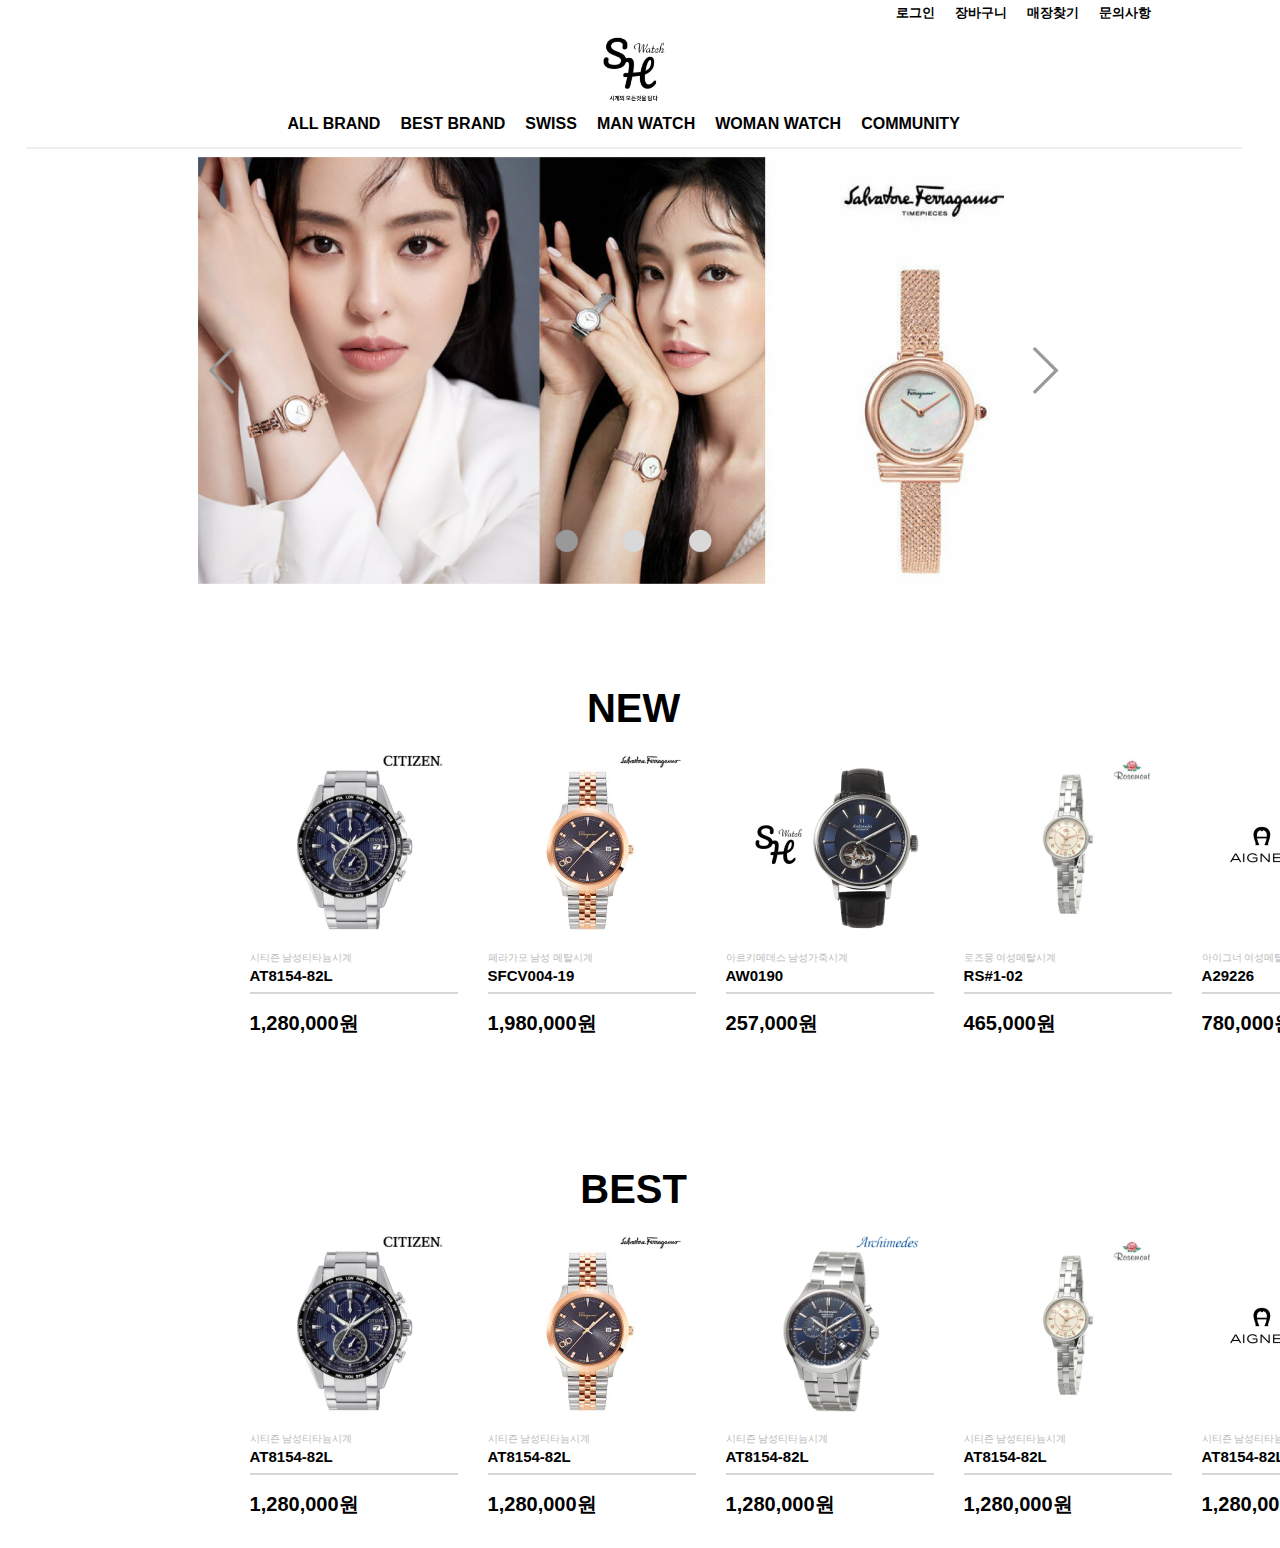
<file: index.html>
<!DOCTYPE html>
<html lang="ko">

<head>
    <meta charset="UTF-8">
    <meta http-equiv="X-UA-Compatible" content="IE=edge">
    <meta name="viewport" content="width=device-width, initial-scale=1.0">
    <link rel="stylesheet" href="main.css">
    <title>shin-watch</title>
</head>

<body>

    <div class="container">

        <div>
            <ul class="list">
                <li>로그인</li>
                <li>장바구니</li>
                <li>매장찾기</li>
                <li>문의사항</li>
            </ul>

        </div>

        <div class="nav">
            
            <img class="nav-logo" src="img/Untitled (1)/Frame 116.png" alt="" width="80%">
        </div>

        <div class="main-nav">




            <div>
                <ul class="list-main">
                    <li>ALL BRAND</li>
                    <li>BEST BRAND</li>
                    <li>SWISS</li>
                    <li>MAN WATCH</li>
                    <li>WOMAN WATCH</li>
                    <li>COMMUNITY</li>
                </ul>

            </div>
            <hr style="border: 0.5px solid #eee; margin-bottom: 0px; width: 95vw; margin:0 auto;">

        </div>

        <div class="con">
            <img src="img/Untitled (1)/Component 1.png" alt="" width="100%">
        </div>



        <div class="main-contents">
            <div>
                <h1>NEW</h1>
            </div>

            <div style="display: flex;">

                <div class="contents-img" style="margin-left: 0px;">
                    <img src="img/상품리스트/1.png" alt="">
                    <p>시티즌 남성티타늄시계</p>
                    <h5>AT8154-82L</h5>
                    <hr style="border: 0.5px solid #d7d7d7; margin-top: 8px; margin-bottom: 16px;">
                    <h4>1,280,000원</h4>
                </div>


                <div class="contents-img">
                    <img src="img/상품리스트/2.png" alt="">
                    <p>페라가모 남성 메탈시계</p>
                    <h5>SFCV004-19</h5>
                    <hr style="border: 0.5px solid #d7d7d7; margin-top: 8px; margin-bottom: 16px;">
                    <h4>1,980,000원</h4>
                </div>

                <div class="contents-img next">
                    <a href="https://shinmehee.github.io/next.html">
                    <img src="img/상품리스트/3.png" alt="">
                    <p>아르키메데스 남성가죽시계</p>
                    <h5>AW0190</h5>
                    <hr style="border: 0.5px solid #d7d7d7; margin-top: 8px; margin-bottom: 16px;">
                    <h4>257,000원</h4></a>
                </div>

                <div class="contents-img">
                    <img src="img/상품리스트/4.png" alt="">
                    <p>로즈몽 여성메탈시계</p>
                    <h5>RS#1-02</h5>
                    <hr style="border: 0.5px solid #d7d7d7; margin-top: 8px; margin-bottom: 16px;">
                    <h4>465,000원</h4>
                </div>

                <div class="contents-img">
                    <img src="img/상품리스트/5.png" alt="">
                    <p>아이그너 여성메탈시계</p>
                    <h5>A29226</h5>
                    <hr style="border: 0.5px solid #d7d7d7; margin-top: 8px; margin-bottom: 16px;">
                    <h4>780,000원</h4>
                </div>


            </div>



            <h1>BEST</h1>


            <div style="display: flex;">

                <div class="contents-img" style="margin-left: 0px;">
                    <img src="img/상품리스트/1.png" alt="">
                    <p>시티즌 남성티타늄시계</p>
                    <h5>AT8154-82L</h5>
                    <hr style="border: 0.5px solid #d7d7d7; margin-top: 8px; margin-bottom: 16px;">
                    <h4>1,280,000원</h4>
                </div>


                <div class="contents-img">
                    <img src="img/상품리스트/2.png" alt="">
                    <p>시티즌 남성티타늄시계</p>
                    <h5>AT8154-82L</h5>
                    <hr style="border: 0.5px solid #d7d7d7; margin-top: 8px; margin-bottom: 16px;">
                    <h4>1,280,000원</h4>
                </div>

                <div class="contents-img">
                    <img src="img/상품리스트/두번째줄-3.png" alt="">
                    <p>시티즌 남성티타늄시계</p>
                    <h5>AT8154-82L</h5>
                    <hr style="border: 0.5px solid #d7d7d7; margin-top: 8px; margin-bottom: 16px;">
                    <h4>1,280,000원</h4>
                </div>

                <div class="contents-img">
                    <img src="img/상품리스트/4.png" alt="">
                    <p>시티즌 남성티타늄시계</p>
                    <h5>AT8154-82L</h5>
                    <hr style="border: 0.5px solid #d7d7d7; margin-top: 8px; margin-bottom: 16px;">
                    <h4>1,280,000원</h4>
                </div>

                <div class="contents-img">
                    <img src="img/상품리스트/5.png" alt="">
                    <p>시티즌 남성티타늄시계</p>
                    <h5>AT8154-82L</h5>
                    <hr style="border: 0.5px solid #d7d7d7; margin-top: 8px; margin-bottom: 16px;">
                    <h4>1,280,000원</h4>
                </div>



            </div>




        </div>

    </div>

</body>

</html>
</file>
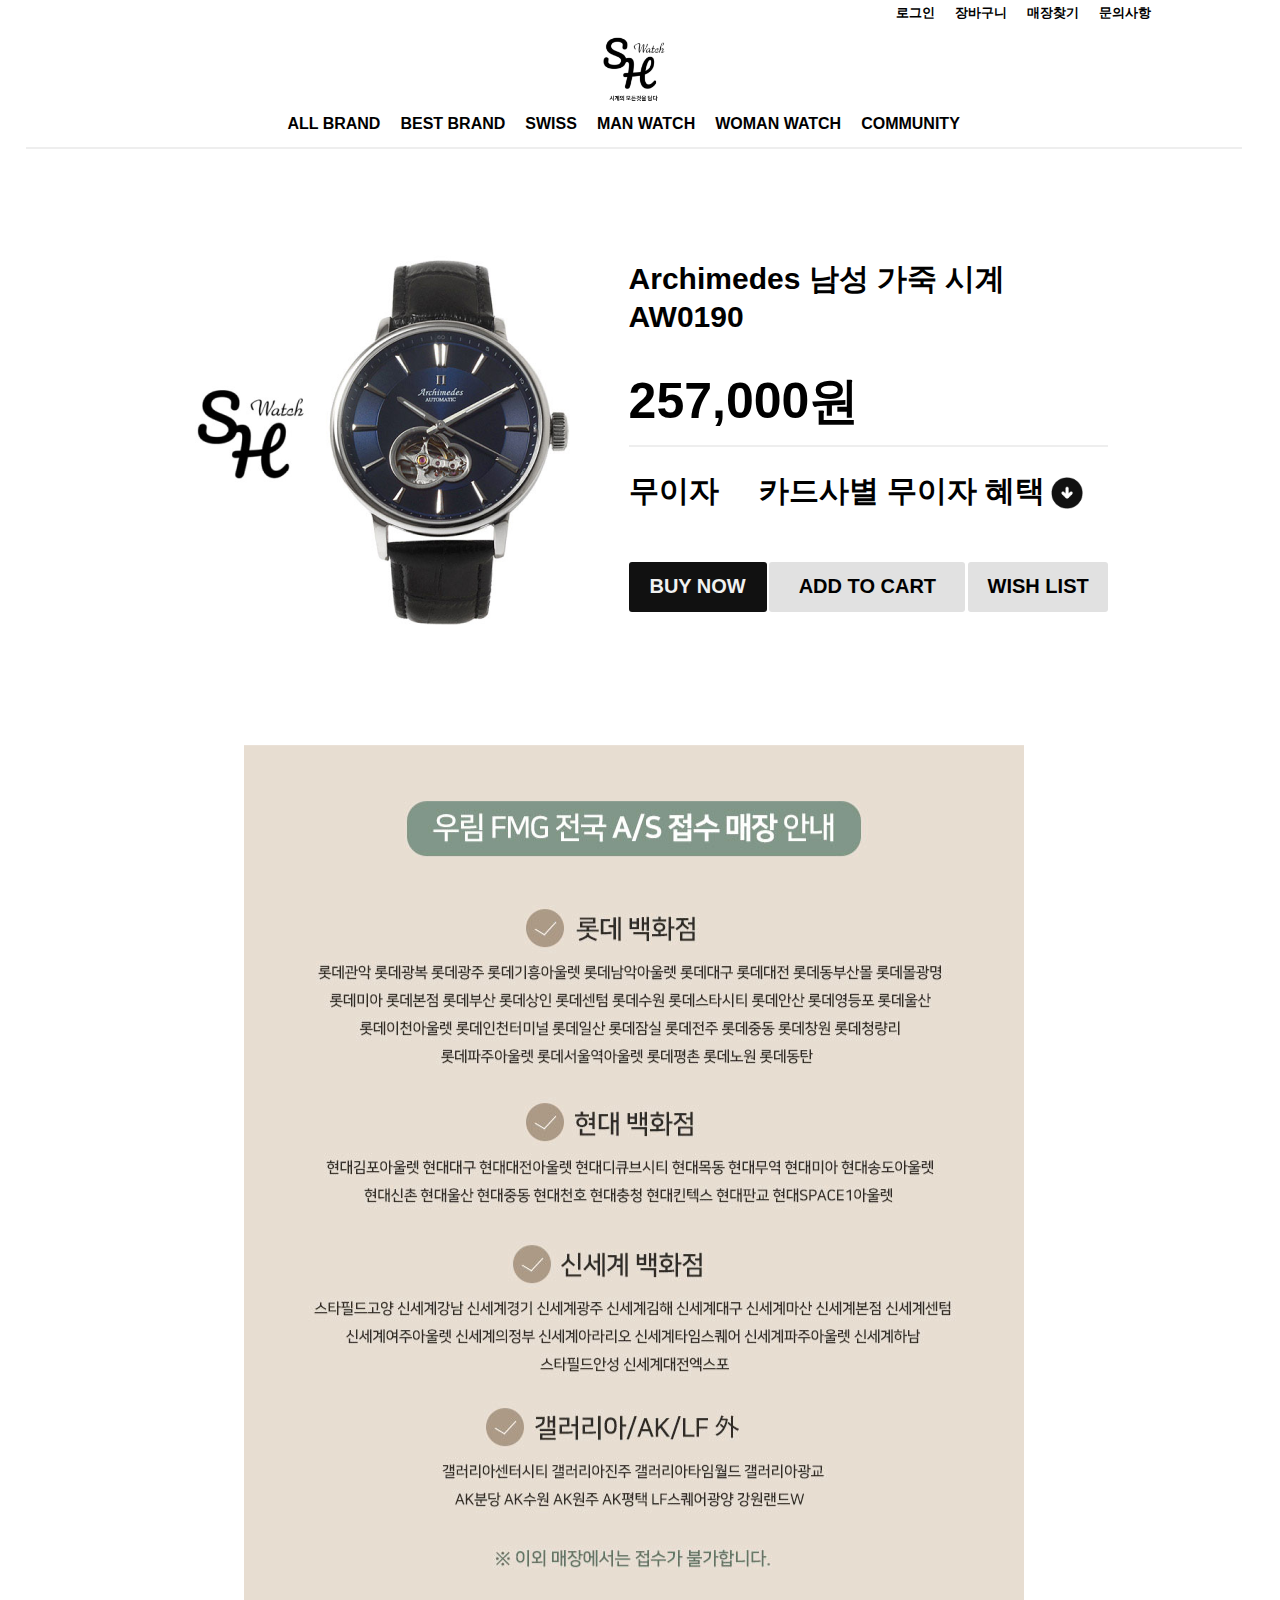
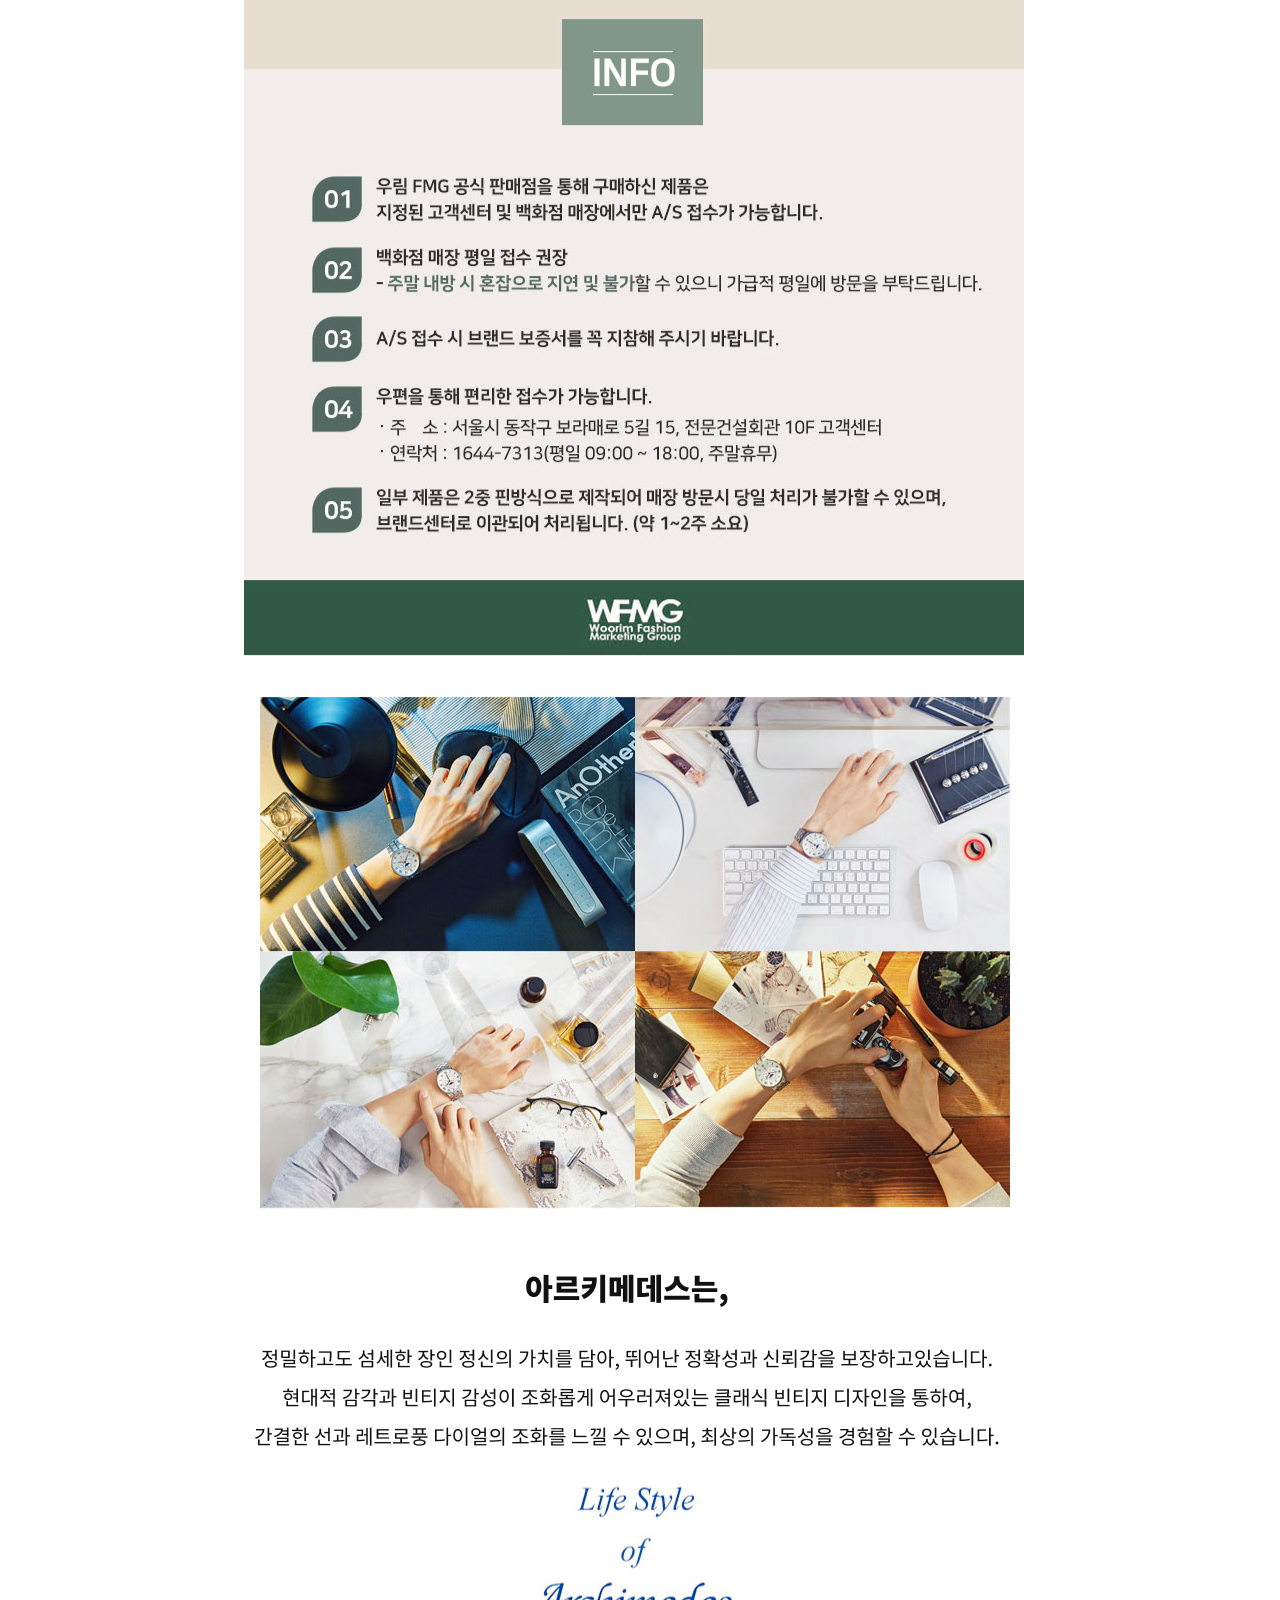
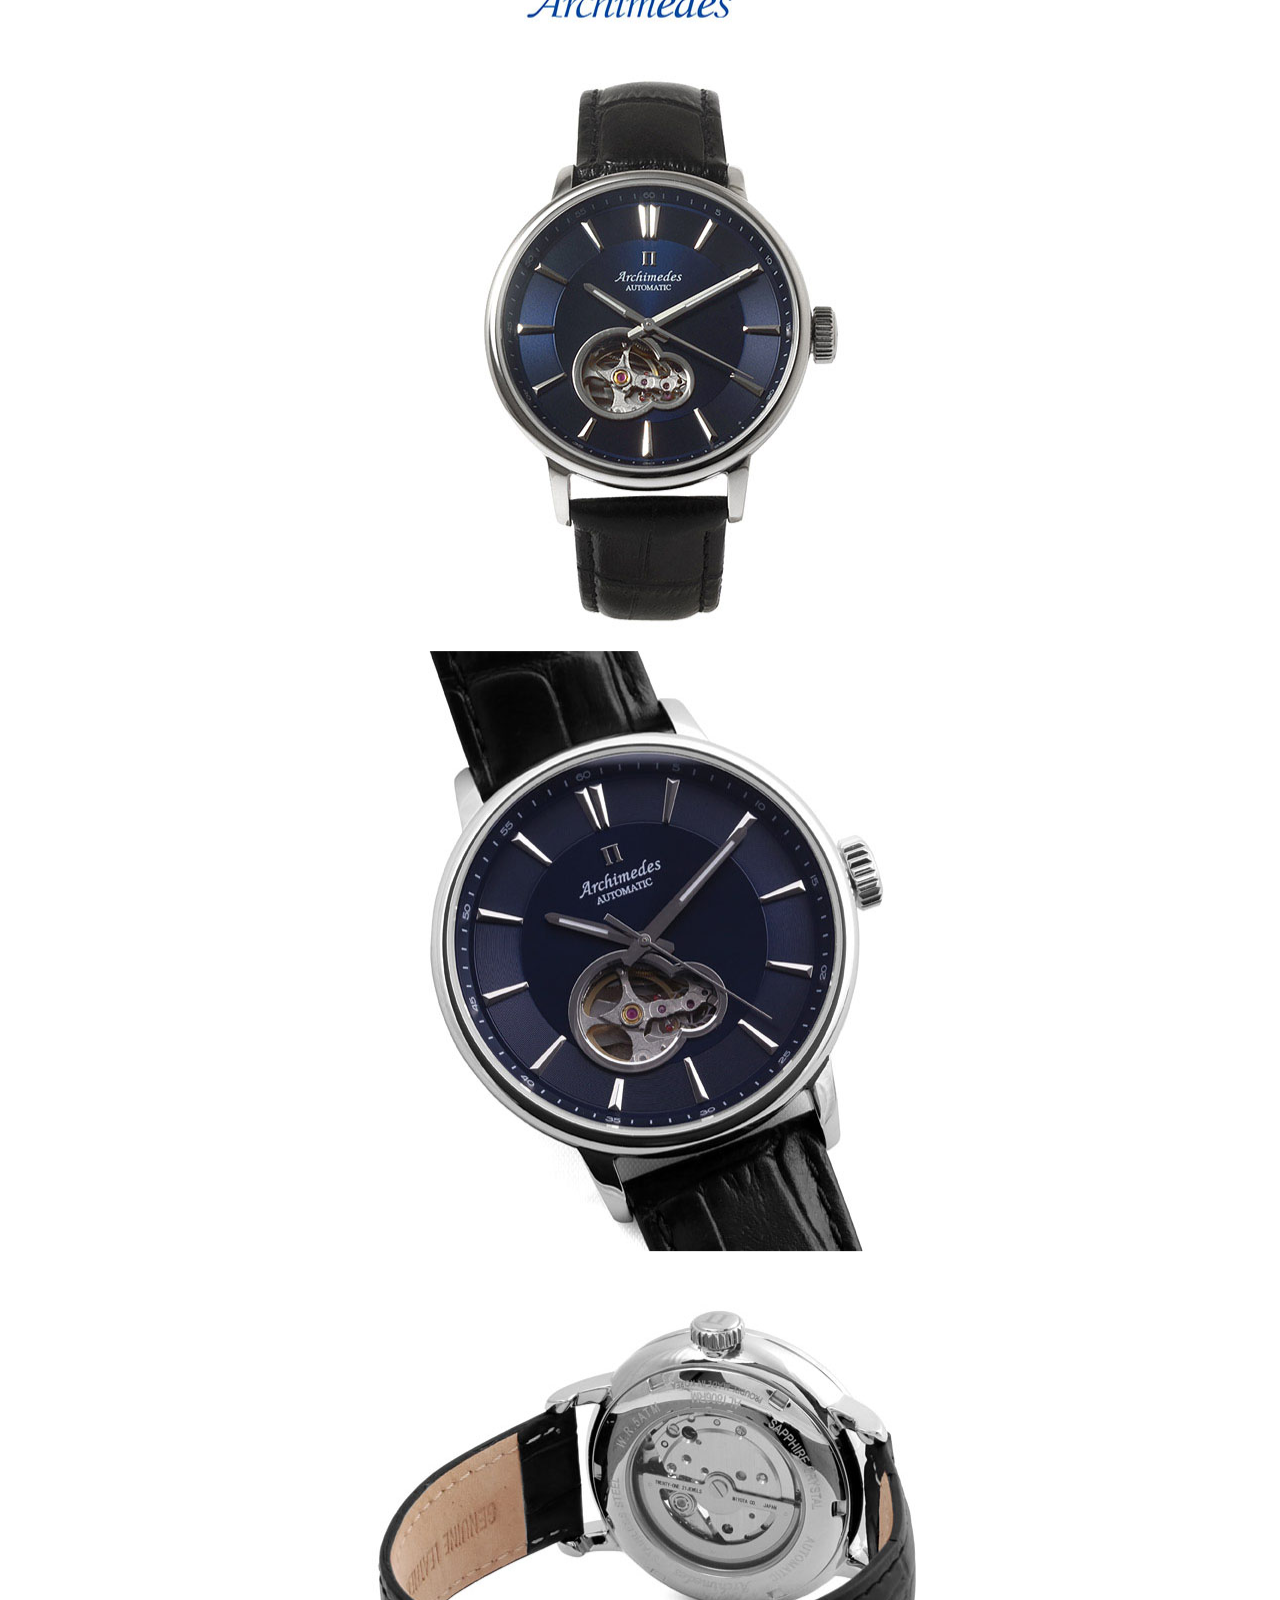
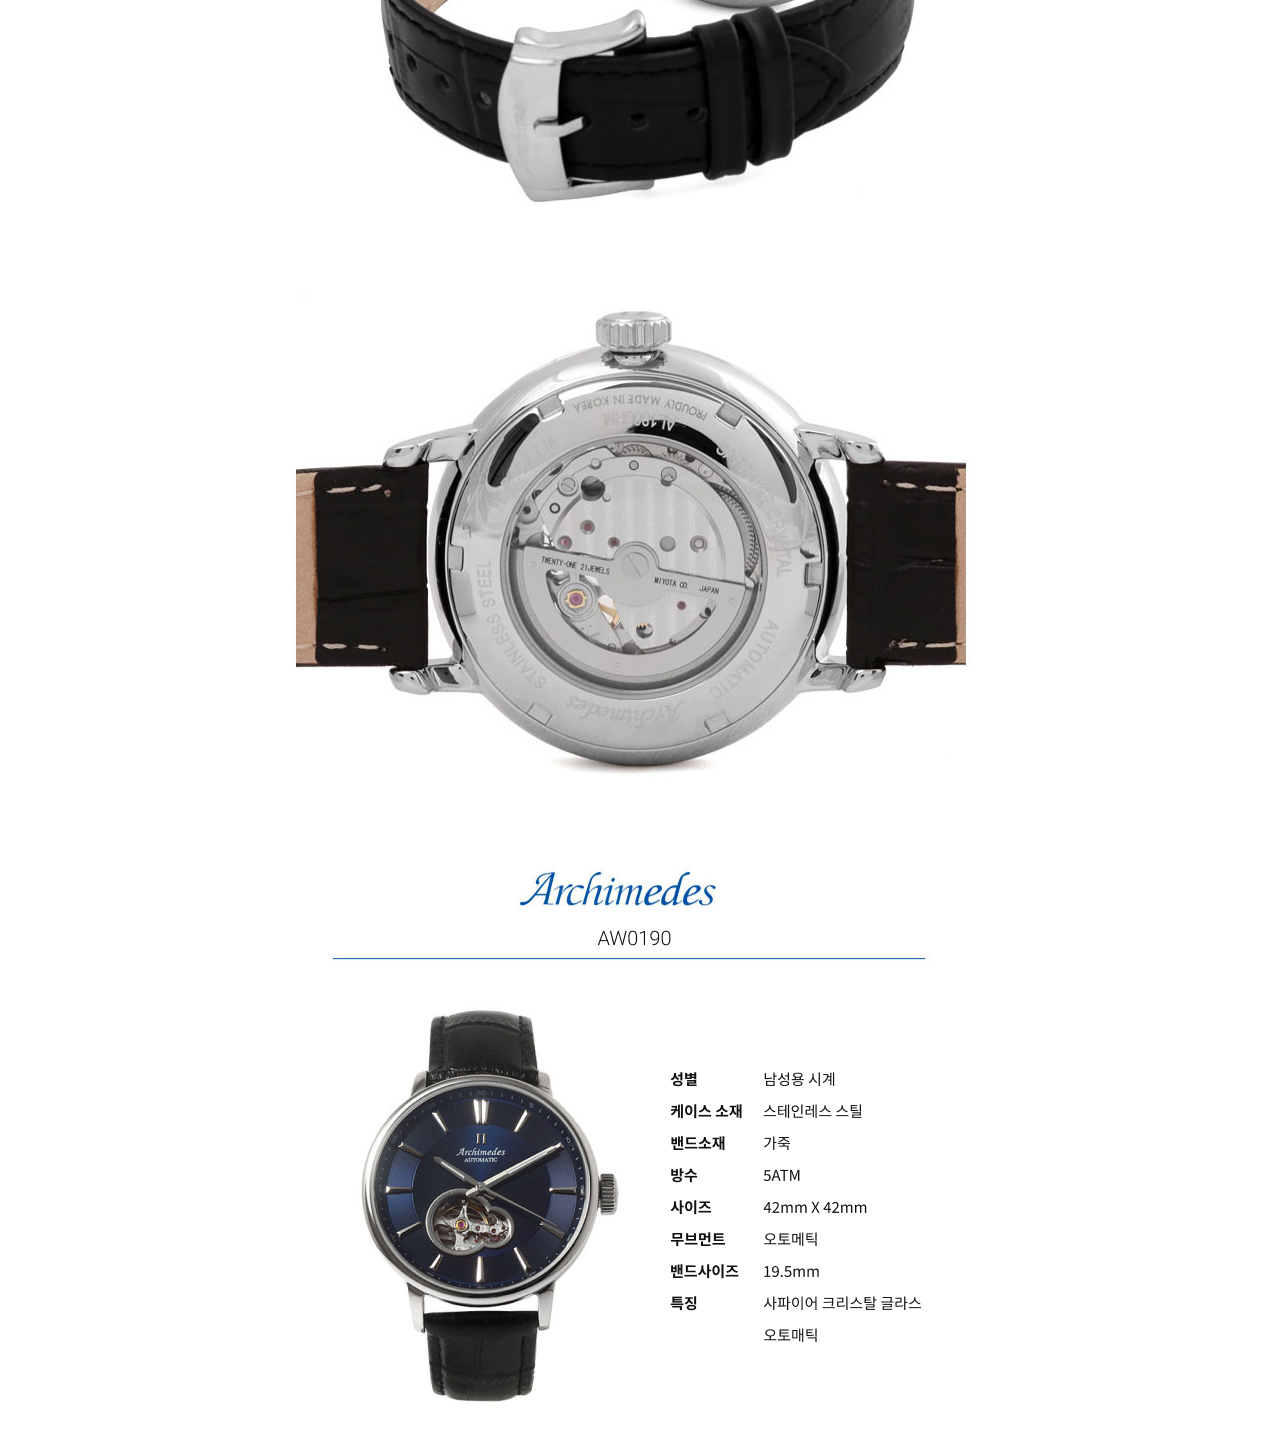
<file: next.html>
<!DOCTYPE html>
<html lang="ko">

<head>
    <meta charset="UTF-8">
    <meta http-equiv="X-UA-Compatible" content="IE=edge">
    <meta name="viewport" content="width=device-width, initial-scale=1.0">
    <link rel="stylesheet" href="next.css">
    <title>next-page</title>
</head>

<body>


    <div class="container">

        <div class="container-list">

            <div>
                <ul class="list">
                    <li>로그인</li>
                    <li>장바구니</li>
                    <li>매장찾기</li>
                    <li>문의사항</li>
                </ul>

            </div>

            <div class="nav">
                <a href="shinmehee.github.io">
                <img src="img/Untitled (1)/Frame 116.png" alt="" width="80%"></a>
            </div>

            <div class="main-nav">




                <div>
                    <ul class="list-main">
                        <li>ALL BRAND</li>
                        <li>BEST BRAND</li>
                        <li>SWISS</li>
                        <li>MAN WATCH</li>
                        <li>WOMAN WATCH</li>
                        <li>COMMUNITY</li>
                    </ul>

                </div>
                <hr style="border: 0.5px solid #eee; margin-bottom: 0px; width: 95vw; margin:0 auto;">

            </div>
        </div>

        <div class="contents">

            <div class="contents-img">
                <img src="img/next/AW0151블루 1.png" alt="" width="100%">
            </div>

            <div>
                <h4 style="margin-top: 110px;">Archimedes 남성 가죽 시계<br>AW0190</h4>

                <h1>257,000원</h1>
                <hr style="border: 0.5px solid #eee; margin-bottom: 24px;">
                <div style="display: flex;">
                    <h4 style="margin-right: 40px;">무이자</h4>
                    <h4>카드사별 무이자 혜택</h4>
                    <i><img src="img/next/icon.png" alt="" width="65%" style="margin: 6px 0px 0px 6px;"></i>
                </div>
                <div>
                    <button class="btn-1">
                        BUY NOW
                    </button>

                    <button class="btn-2">
                        ADD TO CART
                    </button>

                    <button class="btn-3">
                        WISH LIST
                    </button>
                </div>

            </div>

        </div>

        <div style="text-align: center; margin-top: 95px;">
            <img src="img/next/Frame 163.png" alt="">
        </div>



    </div>




</body>



</html>
</file>
<file: main.css>
@font-face {
    font-family: 'Noto_Sans_KR';
    src: url('https://fonts.googleapis.com/css2?family=Noto+Sans+KR:wght@100;300;400;500;700;900&display=swap');
   
}


@font-face {
    font-family: 'Roboto';
    src: url('https://fonts.googleapis.com/css2?family=Roboto:ital,wght@0,100;0,300;0,400;0,500;0,700;0,900;1,100;1,300;1,400;1,500;1,700;1,900&display=swap');
    unicode-range: U+0041-005A, U+0061-007A, U+0030-0039;
}


*{
    margin: 0;
    padding: 0;
    box-sizing: border-box;
    font-size: 10px;
}



body{
    font-family: 'Noto_Sans_KR', 'Roboto', sans-serif;
    
    
}


a {
    text-decoration-line: none;
    color: inherit;
}

.container{
    width: 99vw;
}

.nav{
    width: 99vw;
    text-align: center;

}

.nav-logo{
    
}

.main-nav{
    width: 80vw;
    margin-right: auto;
    margin-left: auto

}

.con{
    width: 68vw;
    margin-top: 8px;
    margin-left: auto;
    margin-right: auto;

}

.main-nav{
    width: 99vw;
    
    
    
}

.list{
    list-style: none;
    display: flex;
    margin-left: 70vw;
}


.list li{
    margin-top: 4px;
    font-size: 1.3em;
    font-weight: bold;
    margin-right: 20px;
    cursor: pointer;
    
}

.main-nav li{
    font-size: 1.6em;
    font-weight: bold;
    margin-right: 20px;
    cursor: pointer;
   
}

.list-main{
    justify-content: center;
    display: flex;
    list-style: none;
    margin-bottom: 14px;
}

hr{
    margin: 4px 0px;
}

.main-contents{
    margin-left: auto;
    margin-right: auto;
    width: 60vw;
}

.main-contents h1{
    font-size: 4em;
    font-weight: bolder;
    text-align: center;
    margin-top: 100px;
    margin-bottom: 10px;
    
}


.contents-img{
    width: 208px;
    margin-left: 30px;
    margin-bottom: 30px;
}

.contents-img p{
    font-size: 1em;
    color: #bbb;
    margin-bottom: 2px;
}

.contents-img h5{
    font-size: 1.5em;
    font-weight: bold;
}

.contents-img h4{
    font-size: 2em;
    font-weight: bolder;
}

.next{
    cursor: pointer;
}







@media screen and (max-width: 768px){
    .main-nav li{
        font-size: 1em;
        width: 7%;
        margin-right: 4px;
        

       
    }

    .list{
        width: 100%;
        margin-left: 58vw;
        margin-bottom: 30px;
    }
    
}
</file>
<file: next.css>
@font-face {
    font-family: 'Noto_Sans_KR';
    src: url('https://fonts.googleapis.com/css2?family=Noto+Sans+KR:wght@100;300;400;500;700;900&display=swap');

}


@font-face {
    font-family: 'Roboto';
    src: url('https://fonts.googleapis.com/css2?family=Roboto:ital,wght@0,100;0,300;0,400;0,500;0,700;0,900;1,100;1,300;1,400;1,500;1,700;1,900&display=swap');
    unicode-range: U+0041-005A, U+0061-007A, U+0030-0039;
}


* {
    margin: 0;
    padding: 0;
    box-sizing: border-box;
    font-size: 10px;
}





body {
    font-family: 'Noto_Sans_KR', 'Roboto', sans-serif;




}

a {
    text-decoration-line: none;
    color: inherit;
}




.container {
    width: 99vw;
}

.nav {
    width: 99vw;
    text-align: center;
    

}

.main-nav {
    width: 99vw;

}


.main-nav {
    width: 99vw;



}

.list {
    list-style: none;
    display: flex;
    margin-left: 70vw;
}


.list li {
    margin-top: 4px;
    font-size: 1.3em;
    font-weight: bold;
    margin-right: 20px;
    cursor: pointer;

}

.main-nav li {
    font-size: 1.6em;
    font-weight: bold;
    margin-right: 20px;
    cursor: pointer;

}

.list-main {
    justify-content: center;
    display: flex;
    list-style: none;
    margin-bottom: 14px;
}

hr {
    margin: 4px 0px;
}

.contents {
    display: flex;
    width: 100vw;
    max-width: 952px;
    margin-left: auto;
    margin-right: auto;

}

.contents-img {
    margin-top: 72px;
    margin-right: 50px;
}

h4 {
    font-size: 3em;
    font-weight: bold;

}

h1 {
    font-size: 5em;
    font-weight: bold;
    margin-top: 34px;
    margin-bottom: 10px;

}

button {
    border: none;
    margin-top: 50px;
}

.btn-1 {
    font-weight: bold;
    font-size: 2em;
    width: 138px;
    height: 50px;
    border-radius: 3px;
    background-color: #111111;
    color: #f1f1f1;
}

.btn-2 {
    font-size: 2em;
    font-weight: 700;
    width: 196px;
    height: 50px;
    background-color: #e1e1e1;
    border-radius: 3px;
}

.btn-3 {
    font-size: 2em;
    font-weight: 700;
    width: 140px;
    height: 50px;
    background-color: #e1e1e1;
    border-radius: 3px;
}
</file>
